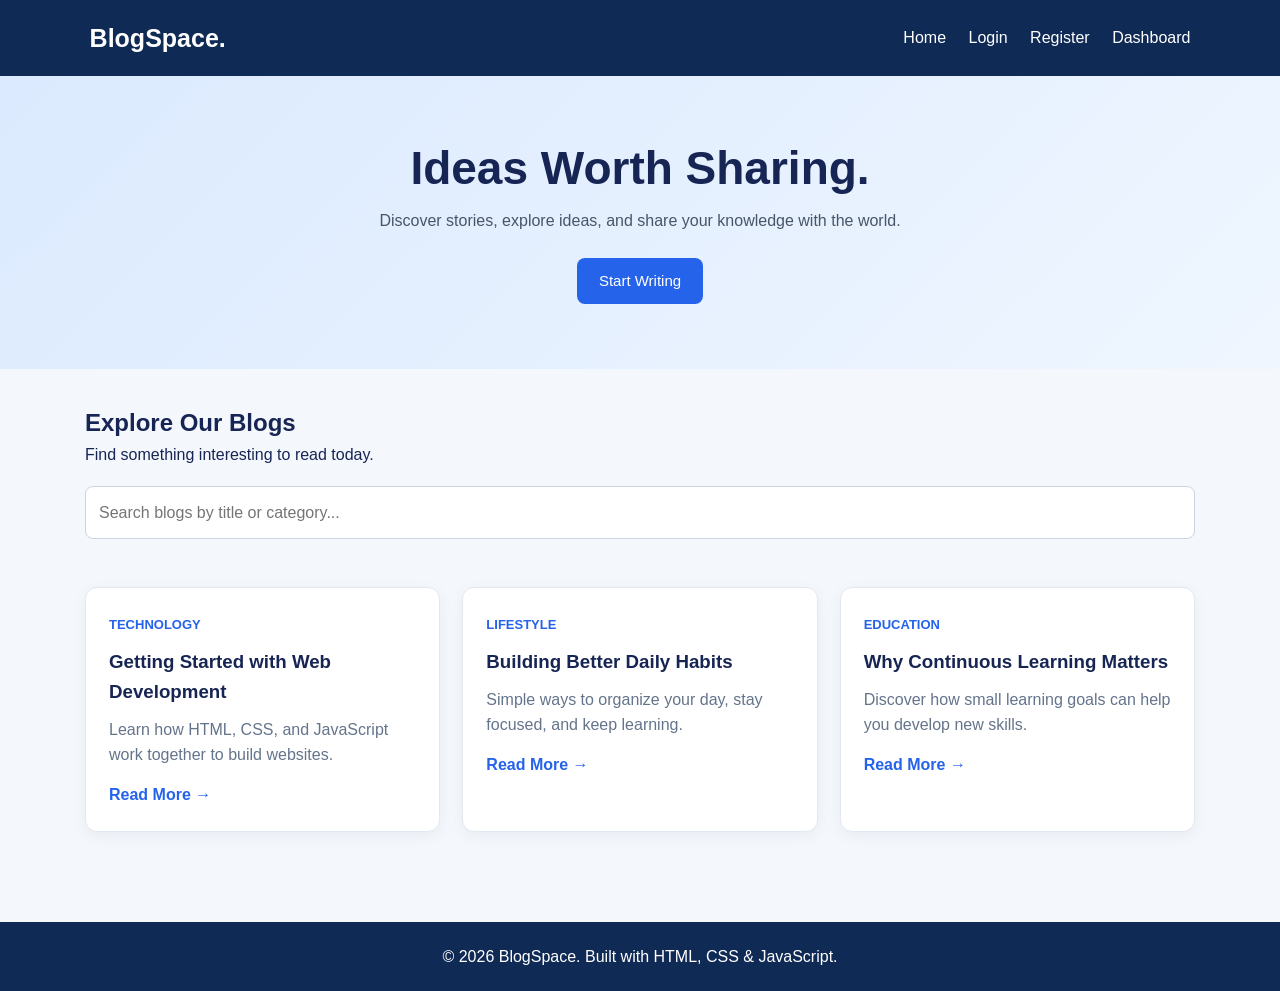
<file: index.html>
<!DOCTYPE html>
<html lang="en">
<head>
    <meta charset="UTF-8">
    <meta name="viewport" content="width=device-width, initial-scale=1.0">
    <title>BlogSpace | Home</title>
    <link rel = "stylesheet" href ="css/styles.css">
    <style>
        * {
            box-sizing: border-box;
            margin: 0;
            padding: 0;
        }

        body {
            font-family: Arial, sans-serif;
            background: #f4f7fc;
            color: #172554;
            line-height: 1.6;
        }

        nav {
            background: #102a56;
            color: white;
            padding: 18px 7%;
            display: flex;
            justify-content: space-between;
            align-items: center;
            flex-wrap: wrap;
            gap: 15px;
        }

        .logo {
            font-size: 25px;
            font-weight: bold;
        }

        nav a {
            color: white;
            text-decoration: none;
            margin-left: 18px;
        }

        nav a:hover {
            color: #93c5fd;
        }

        .hero {
            text-align: center;
            padding: 65px 20px;
            background: linear-gradient(135deg, #dbeafe, #eff6ff);
        }

        .hero h1 {
            font-size: clamp(30px, 5vw, 46px);
            margin-bottom: 12px;
        }

        .hero p {
            color: #475569;
            margin-bottom: 24px;
        }

        .btn {
            display: inline-block;
            background: #2563eb;
            color: white;
            text-decoration: none;
            padding: 11px 22px;
            border: none;
            border-radius: 8px;
            cursor: pointer;
            font-size: 15px;
        }

        .btn:hover {
            background: #1d4ed8;
        }

        main {
            max-width: 1150px;
            margin: 35px auto;
            padding: 0 20px;
        }

        .search {
            width: 100%;
            padding: 13px;
            border: 1px solid #cbd5e1;
            border-radius: 8px;
            margin: 18px 0 28px;
            font-size: 16px;
        }

        .blog-grid {
            display: grid;
            grid-template-columns: repeat(3, minmax(0, 1fr));
            gap: 22px;
            margin-top: 20px;
        }

        .blog-card {
            background: white;
            border-radius: 12px;
            padding: 23px;
            box-shadow: 0 4px 15px #0f172a0d;
            border: 1px solid #e2e8f0;
        }

        .blog-card .category {
            color: #2563eb;
            font-size: 13px;
            font-weight: bold;
            text-transform: uppercase;
        }

        .blog-card h3 {
            margin: 10px 0;
        }

        .blog-card p {
            color: #64748b;
            margin-bottom: 14px;
        }

        .read-more {
            color: #2563eb;
            text-decoration: none;
            font-weight: bold;
        }

        #noResults {
            display: none;
            margin-top: 20px;
        }

        footer {
            margin-top: 55px;
            padding: 22px;
            text-align: center;
            background: #102a56;
            color: white;
        }

        @media (max-width: 768px) {
            nav {
                justify-content: center;
            }

            nav a {
                margin: 0 8px;
            }

            .blog-grid {
                grid-template-columns: repeat(2, minmax(0, 1fr));
            }
        }

        @media (max-width: 520px) {
            .blog-grid {
                grid-template-columns: 1fr;
            }
        }
    </style>
</head>

<body>

    <nav>
        <div class="logo">BlogSpace.</div>

        <div>
            <a href="index.html">Home</a>
            <a href="login.html">Login</a>
            <a href="register.html">Register</a>
            <a href="dashboard.html">Dashboard</a>
        </div>
    </nav>

    <section class="hero">
        <h1>Ideas Worth Sharing.</h1>
        <p>Discover stories, explore ideas, and share your knowledge
            with the world.</p>
        <a href="login.html" class="btn">Start Writing</a>
    </section>

    <main>
        <h2>Explore Our Blogs</h2>
        <p>Find something interesting to read today.</p>

        <input
            type="search"
            id="searchInput"
            class="search"
            placeholder="Search blogs by title or category..."
            aria-label="Search blogs"
        >

        <div class="blog-grid" id="blogGrid">

            <article class="blog-card">
                <span class="category">Technology</span>
                <h3>Getting Started with Web Development</h3>
                <p>Learn how HTML, CSS, and JavaScript work together
                    to build websites.</p>
                <a href="login.html" class="read-more">Read More →</a>
            </article>

            <article class="blog-card">
                <span class="category">Lifestyle</span>
                <h3>Building Better Daily Habits</h3>
                <p>Simple ways to organize your day, stay focused,
                    and keep learning.</p>
                <a href="login.html" class="read-more">Read More →</a>
            </article>

            <article class="blog-card">
                <span class="category">Education</span>
                <h3>Why Continuous Learning Matters</h3>
                <p>Discover how small learning goals can help you
                    develop new skills.</p>
                <a href="login.html" class="read-more">Read More →</a>
            </article>

        </div>

        <p id="noResults">No matching blogs found.</p>
    </main>

    <footer>
        <p>&copy; 2026 BlogSpace. Built with HTML, CSS & JavaScript.</p>
    </footer>

    <script>
        const searchInput = document.getElementById("searchInput");
        const blogCards = document.querySelectorAll(".blog-card");
        const noResults = document.getElementById("noResults");

        searchInput.addEventListener("input", function () {
            const searchText = this.value.toLowerCase().trim();
            let visibleCount = 0;

            blogCards.forEach(function (card) {
                const content = card.textContent.toLowerCase();
                const matches = content.includes(searchText);

                card.style.display = matches ? "" : "none";

                if (matches) {
                    visibleCount++;
                }
            });

            noResults.style.display =
                visibleCount === 0 ? "block" : "none";
        });
    </script>

</body>
</html>
</file>
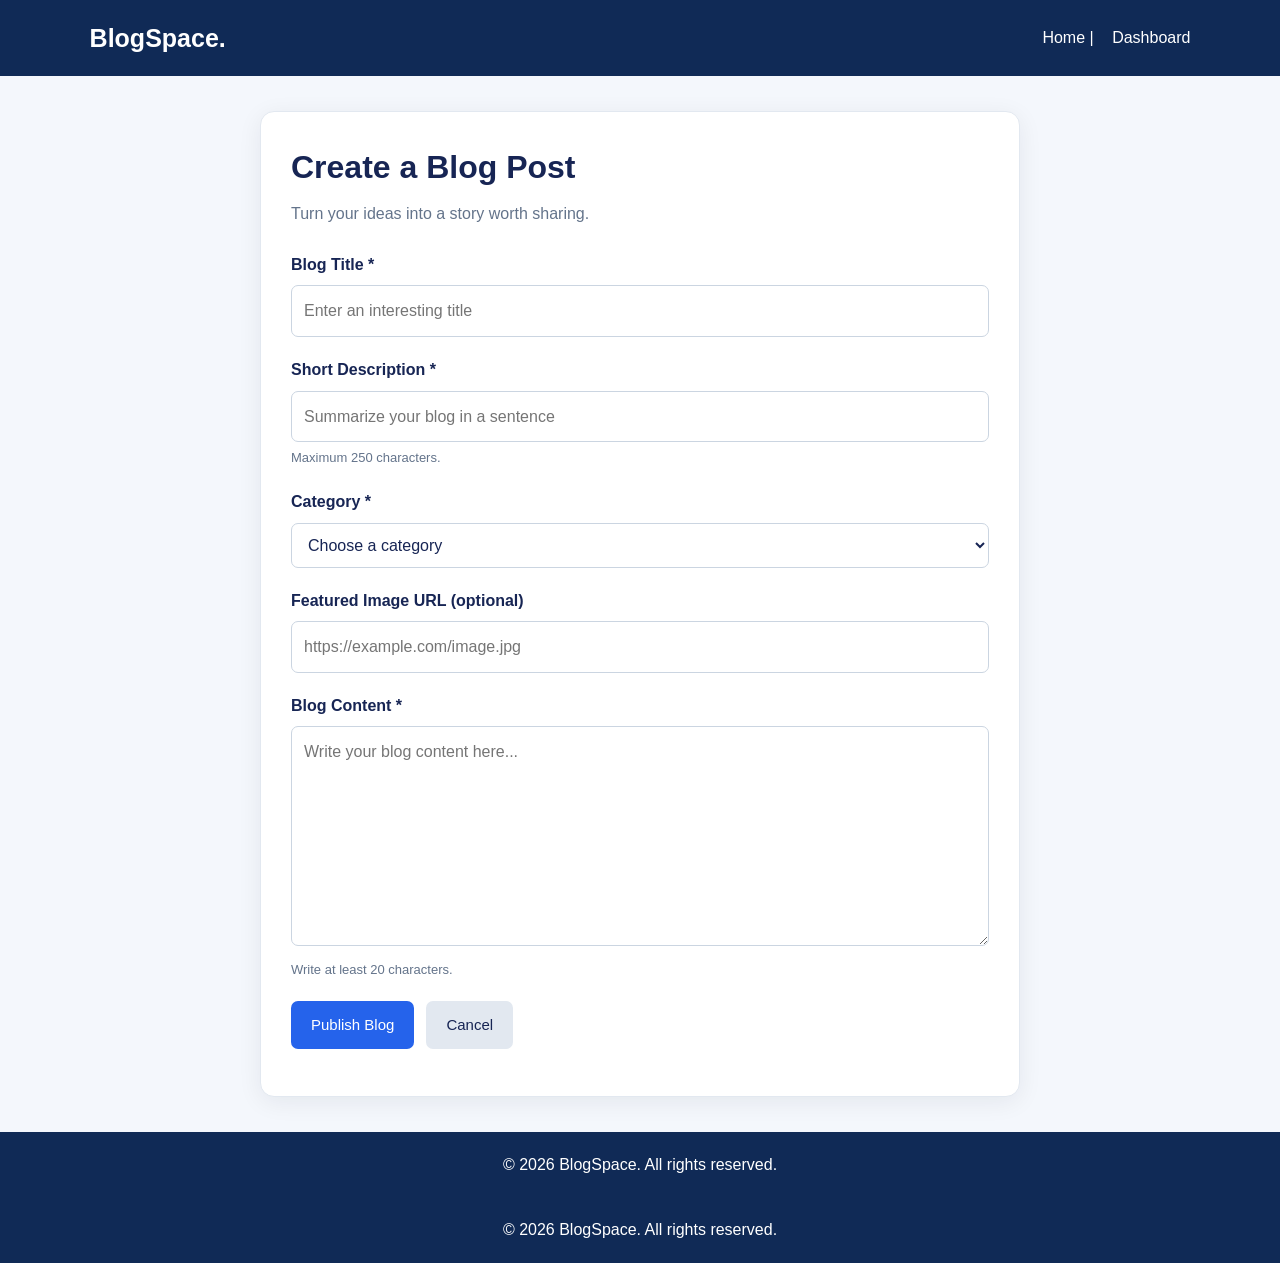
<file: create-blog.html>
<!DOCTYPE html>
<html lang="en">
<head>
    <meta charset="UTF-8">
    <meta name="viewport" content="width=device-width, initial-scale=1.0">
    <title>BlogSpace | Create Blog</title>
     
    <link rel="stylesheet" href="css/styles.css">

    <style>
        * { box-sizing: border-box; margin: 0; padding: 0; }

        body {
            font-family: Arial, sans-serif;
            background: #f4f7fc;
            color: #172554;
            min-height: 100vh;
            display: flex;
            flex-direction: column;
        }

        nav {
            background: #102a56;
            color: white;
            padding: 18px 7%;
            display: flex;
            justify-content: space-between;
            align-items: center;
            flex-wrap: wrap;
            gap: 12px;
        }

        .logo { font-size: 25px; font-weight: bold; }

        nav a { color: white; text-decoration: none; }

        .container {
            width: min(760px, calc(100% - 32px));
            margin: 35px auto;
            padding: 30px;
            background: white;
            border: 1px solid #e2e8f0;
            border-radius: 14px;
            box-shadow: 0 5px 25px #0f172a0d;
        }

        h1 { margin-bottom: 8px; }

        .subtitle {
            color: #64748b;
            margin-bottom: 25px;
        }

        .form-group { margin-bottom: 20px; }

        label {
            display: block;
            font-weight: bold;
            margin-bottom: 8px;
        }

        input, select, textarea {
            width: 100%;
            padding: 12px;
            border: 1px solid #cbd5e1;
            border-radius: 7px;
            font: inherit;
            background: white;
        }

        textarea {
            min-height: 220px;
            resize: vertical;
        }

        input:focus, select:focus, textarea:focus {
            outline: 2px solid #93c5fd;
            border-color: #2563eb;
        }

        .hint {
            display: block;
            margin-top: 6px;
            color: #64748b;
            font-size: 13px;
        }

        .actions {
            display: flex;
            gap: 12px;
            flex-wrap: wrap;
        }

        .btn {
            display: inline-block;
            padding: 12px 20px;
            border: none;
            border-radius: 7px;
            background: #2563eb;
            color: white;
            font-size: 15px;
            text-decoration: none;
            cursor: pointer;
        }

        .btn:hover { background: #1d4ed8; }

        .cancel {
            background: #e2e8f0;
            color: #172554;
        }

        .cancel:hover { background: #cbd5e1; }

        #message {
            margin-top: 17px;
            overflow-wrap: anywhere;
        }

        footer {
            margin-top: auto;
            padding: 20px;
            text-align: center;
            background: #102a56;
            color: white;
        }

        @media (max-width: 480px) {
            .container { padding: 22px 18px; }
            .actions .btn { text-align: center; flex: 1; }
        }
    </style>
</head>

<body>
    <nav>
        <div class="logo">BlogSpace.</div>
        <div>
            <a href="index.html">Home</a> |
            <a href="dashboard.html">Dashboard</a>
        </div>
    </nav>

    <main class="container">
        <h1 id="pageTitle">Create a Blog Post</h1>
        <p class="subtitle">Turn your ideas into a story worth sharing.</p>

        <form id="blogForm">
            <div class="form-group">
                <label for="title">Blog Title *</label>
                <input type="text" id="title" required
                       minlength="3" maxlength="120"
                       placeholder="Enter an interesting title">
            </div>

            <div class="form-group">
                <label for="description">Short Description *</label>
                <input type="text" id="description" required
                       maxlength="250"
                       placeholder="Summarize your blog in a sentence">
                <small class="hint">Maximum 250 characters.</small>
            </div>

            <div class="form-group">
                <label for="category">Category *</label>
                <select id="category" required>
                    <option value="">Choose a category</option>
                    <option value="Technology">Technology</option>
                    <option value="Education">Education</option>
                    <option value="Lifestyle">Lifestyle</option>
                    <option value="Travel">Travel</option>
                    <option value="Health">Health</option>
                    <option value="Other">Other</option>
                </select>
            </div>

            <div class="form-group">
                <label for="imageUrl">Featured Image URL (optional)</label>
                <input type="url" id="imageUrl"
                       placeholder="https://example.com/image.jpg">
            </div>

            <div class="form-group">
                <label for="content">Blog Content *</label>
                <textarea id="content" required minlength="20"
                          maxlength="20000"
                          placeholder="Write your blog content here..."></textarea>
                <small class="hint">Write at least 20 characters.</small>
            </div>

            <div class="actions">
                <button type="submit" class="btn" id="publishButton">
                    Publish Blog
                </button>
                <a href="dashboard.html" class="btn cancel">Cancel</a>
            </div>

            <p id="message" role="status" aria-live="polite"></p>
        </form>
    </main>

    <footer>
        <p>&copy; 2026 BlogSpace. All rights reserved.</p>
    </footer>

    <script>
        const STORAGE_KEY = "blogspace_posts";
        const form = document.getElementById("blogForm");
        const message = document.getElementById("message");

        const titleInput = document.getElementById("title");
        const descriptionInput = document.getElementById("description");
        const categoryInput = document.getElementById("category");
        const imageInput = document.getElementById("imageUrl");
        const contentInput = document.getElementById("content");

        const params = new URLSearchParams(window.location.search);
        const editId = params.get("edit");

        let posts = [];

        try {
            posts = JSON.parse(localStorage.getItem(STORAGE_KEY)) || [];
            if (!Array.isArray(posts)) posts = [];
        } catch (error) {
            posts = [];
        }

        let existingPost = null;

        if (editId !== null) {
            existingPost = posts.find(function (post) {
                return String(post.id) === editId;
            });

            if (!existingPost) {
                message.style.color = "#dc2626";
                message.textContent = "Post not found. Return to the Dashboard.";
                form.hidden = true;
            } else {
                document.getElementById("pageTitle").textContent =
                    "Edit Blog Post";
                document.getElementById("publishButton").textContent =
                    "Save Changes";

                titleInput.value = existingPost.title || "";
                descriptionInput.value = existingPost.description || "";
                categoryInput.value = existingPost.category || "";
                imageInput.value = existingPost.imageUrl || "";
                contentInput.value = existingPost.content || "";
            }
        }

        form.addEventListener("submit", function (event) {
            event.preventDefault();

            if (!form.checkValidity()) {
                form.reportValidity();
                return;
            }

            const title = titleInput.value.trim();
            const description = descriptionInput.value.trim();
            const category = categoryInput.value;
            const content = contentInput.value.trim();
            const imageUrl = imageInput.value.trim();

            if (title.length < 3 || content.length < 20) {
                message.style.color = "#dc2626";
                message.textContent =
                    "Please enter a title and content of the required length.";
                return;
            }

            const now = new Date().toISOString();

            const post = {
                id: existingPost ? existingPost.id : (
                    window.crypto && crypto.randomUUID
                        ? crypto.randomUUID()
                        : String(Date.now()) + Math.random().toString(16).slice(2)
                ),
                title: title,
                description: description,
                category: category,
                imageUrl: imageUrl,
                content: content,
                date: existingPost ? existingPost.date : now,
                updatedAt: now
            };

            if (existingPost) {
                posts = posts.map(function (item) {
                    return String(item.id) === String(existingPost.id)
                        ? post
                        : item;
                });
            } else {
                posts.unshift(post);
            }

            try {
                localStorage.setItem(STORAGE_KEY, JSON.stringify(posts));
                window.location.href = "dashboard.html";
            } catch (error) {
                message.style.color = "#dc2626";
                message.textContent =
                    "Unable to save your post. Check browser storage and try again.";
            }
        });
    </script>
    
    <footer>
        <p>&copy; 2026 BlogSpace. All rights reserved.</p>
    </footer>

    <script src="js/script.js"></script>

</body>
</html>
</file>
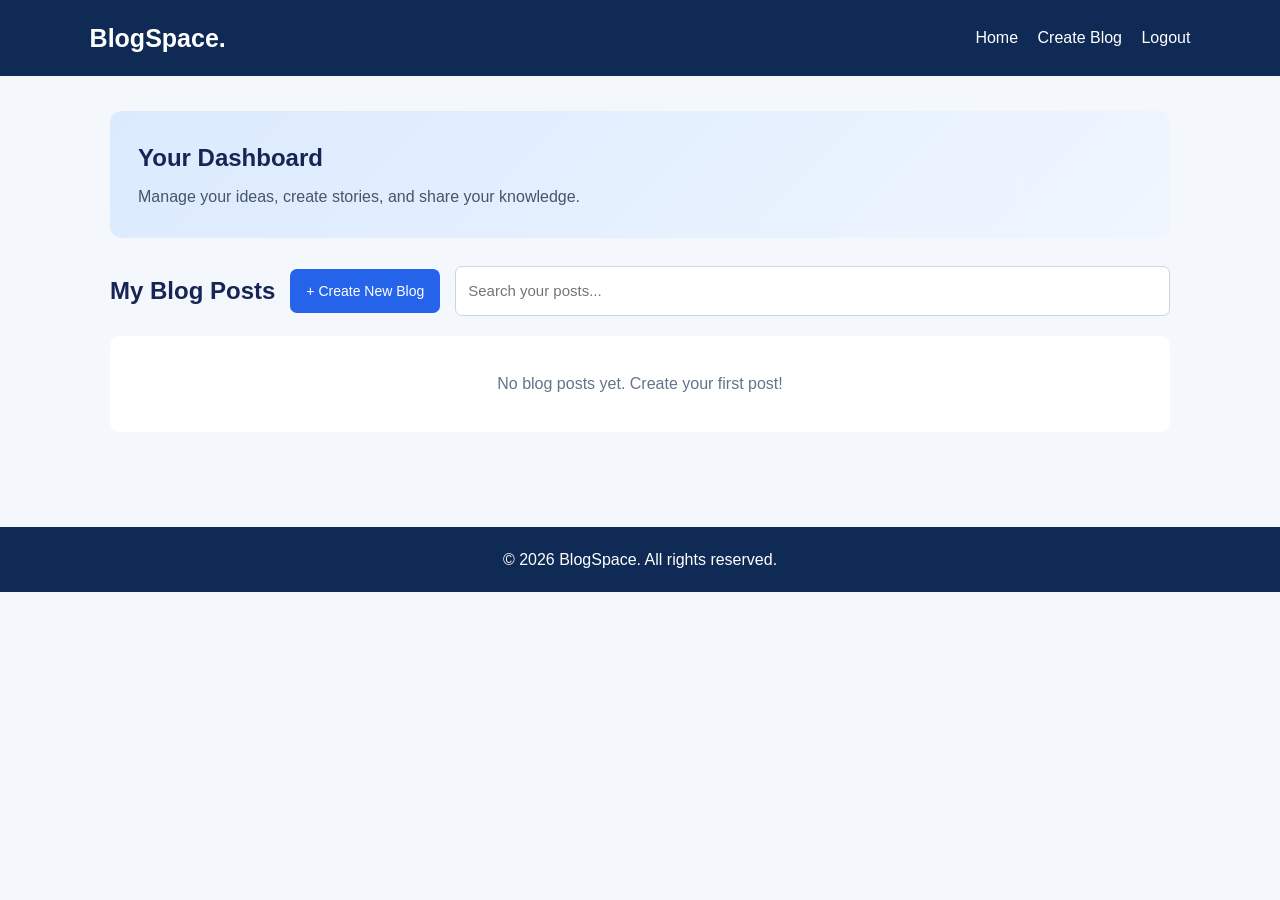
<file: dashboard.html>
<!DOCTYPE html>
<html lang="en">
<head>
    <meta charset="UTF-8">
    <meta name="viewport" content="width=device-width, initial-scale=1.0">
    <title>BlogSpace | Dashboard</title>
     
    <link rel="stylesheet" href="css/styles.css">

    <style>
        * { box-sizing: border-box; margin: 0; padding: 0; }

        body {
            font-family: Arial, sans-serif;
            background: #f4f7fc;
            color: #172554;
            min-height: 100vh;
        }

        nav {
            background: #102a56;
            color: white;
            padding: 18px 7%;
            display: flex;
            justify-content: space-between;
            align-items: center;
            flex-wrap: wrap;
            gap: 15px;
        }

        .logo { font-size: 25px; font-weight: bold; }

        nav a { color: white; text-decoration: none; margin-left: 15px; }

        main { max-width: 1100px; margin: 35px auto; padding: 0 20px; }

        .welcome {
            background: linear-gradient(135deg, #dbeafe, #eff6ff);
            border-radius: 12px;
            padding: 28px;
            margin-bottom: 28px;
        }

        .welcome p { color: #475569; margin-top: 7px; }

        .toolbar {
            display: flex;
            justify-content: space-between;
            align-items: center;
            gap: 15px;
            flex-wrap: wrap;
            margin: 20px 0;
        }

        input {
            padding: 12px;
            border: 1px solid #cbd5e1;
            border-radius: 7px;
            font-size: 15px;
        }

        #search { flex: 1; min-width: 180px; }

        .btn {
            display: inline-block;
            padding: 11px 16px;
            border: none;
            border-radius: 7px;
            background: #2563eb;
            color: white;
            text-decoration: none;
            cursor: pointer;
            font-size: 14px;
        }

        .btn:hover { background: #1d4ed8; }

        .delete-btn { background: #dc2626; }
        .delete-btn:hover { background: #b91c1c; }

        .post-grid {
            display: grid;
            grid-template-columns: repeat(3, minmax(0, 1fr));
            gap: 20px;
        }

        .post {
            background: white;
            border: 1px solid #e2e8f0;
            border-radius: 12px;
            padding: 22px;
            overflow-wrap: anywhere;
        }

        .category {
            color: #2563eb;
            font-size: 12px;
            font-weight: bold;
            text-transform: uppercase;
        }

        .post h3 { margin: 10px 0; }

        .post p { color: #64748b; margin-bottom: 14px; }

        .post time {
            display: block;
            color: #64748b;
            font-size: 12px;
            margin-bottom: 15px;
        }

        .actions { display: flex; gap: 8px; flex-wrap: wrap; }

        #empty {
            background: white;
            border-radius: 10px;
            padding: 35px 20px;
            text-align: center;
            color: #64748b;
        }

        footer {
            margin-top: 60px;
            padding: 20px;
            text-align: center;
            background: #102a56;
            color: white;
        }

        @media (max-width: 800px) {
            .post-grid { grid-template-columns: repeat(2, minmax(0, 1fr)); }
        }

        @media (max-width: 520px) {
            .post-grid { grid-template-columns: 1fr; }
            nav a { margin-left: 8px; }
        }
    </style>
</head>

<body>
    <nav>
        <div class="logo">BlogSpace.</div>
        <div>
            <a href="index.html">Home</a>
            <a href="create-blog.html">Create Blog</a>
            <a href="login.html" id="logout">Logout</a>
        </div>
    </nav>

    <main>
        <section class="welcome">
            <h1 id="welcomeTitle">Your Dashboard</h1>
            <p>Manage your ideas, create stories, and share your knowledge.</p>
        </section>

        <div class="toolbar">
            <h2>My Blog Posts</h2>
            <a href="create-blog.html" class="btn">+ Create New Blog</a>
            <input type="search" id="search" placeholder="Search your posts..."
                   aria-label="Search your posts">
        </div>

        <section class="post-grid" id="postGrid" aria-live="polite"></section>
        <p id="empty">No blog posts yet. Create your first post!</p>
    </main>

    <footer>
        <p>&copy; 2026 BlogSpace. All rights reserved.</p>
    </footer>

    <script>
        const STORAGE_KEY = "blogspace_posts";
        const postGrid = document.getElementById("postGrid");
        const empty = document.getElementById("empty");
        const search = document.getElementById("search");

        let posts = [];

        try {
            posts = JSON.parse(localStorage.getItem(STORAGE_KEY)) || [];
            if (!Array.isArray(posts)) posts = [];
        } catch (error) {
            posts = [];
        }

        try {
            const profile = JSON.parse(
                localStorage.getItem("blogspace_demo_profile")
            );

            if (profile && profile.name) {
                document.getElementById("welcomeTitle").textContent =
                    "Welcome, " + profile.name + "!";
            }
        } catch (error) {
            // Keep the default dashboard title.
        }

        function createTextElement(tag, text, className) {
            const element = document.createElement(tag);
            element.textContent = text || "";
            if (className) element.className = className;
            return element;
        }

        function renderPosts() {
            postGrid.replaceChildren();

            const query = search.value.toLowerCase().trim();

            const filtered = posts.filter(function (post) {
                return [post.title, post.category, post.content]
                    .some(function (value) {
                        return String(value || "").toLowerCase().includes(query);
                    });
            });

            empty.style.display = filtered.length ? "none" : "block";
            empty.textContent = posts.length
                ? "No matching posts found."
                : "No blog posts yet. Create your first post!";

            filtered.forEach(function (post) {
                const card = document.createElement("article");
                card.className = "post";

                card.appendChild(createTextElement(
                    "span", post.category || "General", "category"
                ));

                card.appendChild(createTextElement("h3", post.title));
                card.appendChild(createTextElement(
                    "p", post.content.length > 150
                        ? post.content.slice(0, 150) + "..."
                        : post.content
                ));

                const date = createTextElement(
                    "time",
                    post.date ? new Date(post.date).toLocaleDateString() : ""
                );
                card.appendChild(date);

                const actions = document.createElement("div");
                actions.className = "actions";

                const edit = createTextElement("a", "Edit", "btn");
                edit.href = "create-blog.html?edit=" +
                    encodeURIComponent(post.id);

                const remove = createTextElement(
                    "button", "Delete", "btn delete-btn"
                );
                remove.type = "button";
                remove.addEventListener("click", function () {
                    if (!confirm("Delete this blog post?")) return;

                    posts = posts.filter(function (item) {
                        return String(item.id) !== String(post.id);
                    });

                    savePosts();
                });

                actions.append(edit, remove);
                card.appendChild(actions);
                postGrid.appendChild(card);
            });
        }

        function savePosts() {
            try {
                localStorage.setItem(STORAGE_KEY, JSON.stringify(posts));
                renderPosts();
            } catch (error) {
                alert("Could not save changes in browser storage.");
            }
        }

        search.addEventListener("input", renderPosts);

        document.getElementById("logout").addEventListener("click", function (event) {
            event.preventDefault();
            // Demo logout only; no real authenticated session exists.
            window.location.href = "login.html";
        });

        renderPosts();
    </script>
</body>
</html>
</file>
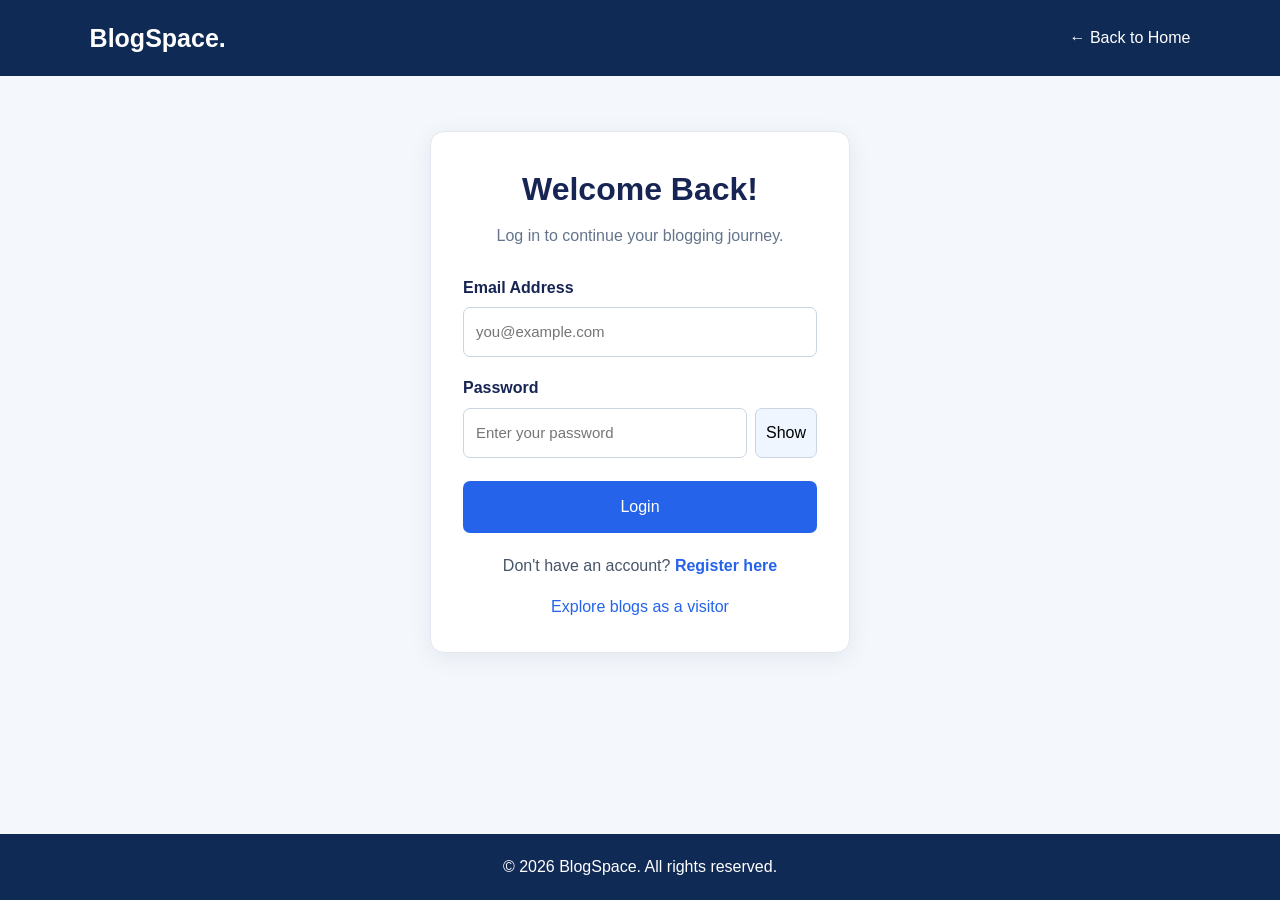
<file: login.html>
<!DOCTYPE html>
<html lang="en">
<head>
    <meta charset="UTF-8">
    <meta name="viewport" content="width=device-width, initial-scale=1.0">
    <title>BlogSpace | Login</title>
    
    <link rel="stylesheet" href="css/styles.css">

    <style>
        * {
            box-sizing: border-box;
            margin: 0;
            padding: 0;
        }

        body {
            font-family: Arial, sans-serif;
            background: #f4f7fc;
            color: #172554;
            min-height: 100vh;
            display: flex;
            flex-direction: column;
        }

        nav {
            background: #102a56;
            color: white;
            padding: 18px 7%;
            display: flex;
            justify-content: space-between;
            align-items: center;
            flex-wrap: wrap;
            gap: 12px;
        }

        .logo {
            font-size: 25px;
            font-weight: bold;
        }

        nav a {
            color: white;
            text-decoration: none;
        }

        nav a:hover {
            color: #93c5fd;
        }

        .login-container {
            width: min(420px, calc(100% - 32px));
            margin: 55px auto;
            padding: 32px;
            background: white;
            border-radius: 14px;
            box-shadow: 0 5px 25px #0f172a12;
            border: 1px solid #e2e8f0;
        }

        .login-container h1 {
            text-align: center;
            margin-bottom: 8px;
        }

        .subtitle {
            color: #64748b;
            text-align: center;
            margin-bottom: 26px;
        }

        .form-group {
            margin-bottom: 18px;
        }

        label {
            display: block;
            margin-bottom: 7px;
            font-weight: bold;
        }

        input {
            width: 100%;
            padding: 12px;
            border: 1px solid #cbd5e1;
            border-radius: 7px;
            font-size: 15px;
        }

        input:focus {
            outline: 2px solid #93c5fd;
            border-color: #2563eb;
        }

        .password-wrapper {
            display: flex;
            gap: 8px;
        }

        .password-wrapper input {
            flex: 1;
            min-width: 0;
        }

        .toggle-btn {
            padding: 0 10px;
            border: 1px solid #cbd5e1;
            background: #eff6ff;
            border-radius: 7px;
            cursor: pointer;
        }

        .login-btn {
            width: 100%;
            background: #2563eb;
            color: white;
            border: none;
            padding: 13px;
            border-radius: 7px;
            font-size: 16px;
            cursor: pointer;
            margin-top: 5px;
        }

        .login-btn:hover {
            background: #1d4ed8;
        }

        .message {
            margin-top: 15px;
            text-align: center;
            font-size: 14px;
            overflow-wrap: anywhere;
        }

        .register-link {
            text-align: center;
            margin-top: 20px;
            color: #475569;
        }

        .register-link a {
            color: #2563eb;
            text-decoration: none;
            font-weight: bold;
        }

        .home-link {
            display: block;
            text-align: center;
            margin-top: 16px;
            color: #2563eb;
            text-decoration: none;
        }

        footer {
            margin-top: auto;
            background: #102a56;
            color: white;
            text-align: center;
            padding: 20px;
        }

        @media (max-width: 480px) {
            .login-container {
                padding: 24px 20px;
                margin: 30px auto;
            }
        }
    </style>
</head>

<body>

    <nav>
        <div class="logo">BlogSpace.</div>
        <a href="index.html">← Back to Home</a>
    </nav>

    <main class="login-container">
        <h1>Welcome Back!</h1>
        <p class="subtitle">Log in to continue your blogging journey.</p>

        <form id="loginForm">
            <div class="form-group">
                <label for="email">Email Address</label>
                <input
                    type="email"
                    id="email"
                    placeholder="you@example.com"
                    autocomplete="email"
                    required
                >
            </div>

            <div class="form-group">
                <label for="password">Password</label>

                <div class="password-wrapper">
                    <input
                        type="password"
                        id="password"
                        placeholder="Enter your password"
                        autocomplete="current-password"
                        required
                        minlength="6"
                    >

                    <button
                        type="button"
                        class="toggle-btn"
                        id="togglePassword"
                        aria-label="Show password"
                        aria-pressed="false"
                    >Show</button>
                </div>
            </div>

            <button type="submit" class="login-btn">
                Login
            </button>

            <p id="message" class="message" role="status"
                aria-live="polite"></p>
        </form>

        <p class="register-link">
            Don't have an account?
            <a href="register.html">Register here</a>
        </p>

        <a href="index.html" class="home-link">
            Explore blogs as a visitor
        </a>
    </main>

    <footer>
        <p>&copy; 2026 BlogSpace. All rights reserved.</p>
    </footer>

    
<script>
    const loginForm = document.getElementById("loginForm");
    const emailInput = document.getElementById("email");
    const passwordInput = document.getElementById("password");
    const message = document.getElementById("message");

    loginForm.addEventListener("submit", function (event) {
        event.preventDefault();

        const email = emailInput.value.trim().toLowerCase();
        const password = passwordInput.value;

        if (!email || !password) {
            message.textContent = "Please enter your email and password.";
            message.className = "message error";
            return;
        }

        let profile;

        try {
            profile = JSON.parse(
                localStorage.getItem("blogspace_demo_profile")
            );
        } catch (error) {
            profile = null;
        }

        if (!profile || !profile.email) {
            message.textContent = "Please register an account first.";
            message.className = "message error";
            return;
        }

        if (email !== profile.email.toLowerCase()) {
            message.textContent = "Email not found. Please register first.";
            message.className = "message error";
            return;
        }

        // Demo login only: the password is not verified.
        sessionStorage.setItem(
            "blogspace_demo_session",
            JSON.stringify({
                name: profile.name,
                email: profile.email
            })
        );

        window.location.href = "dashboard.html";
    });

    const togglePassword = document.getElementById("togglePassword");

    if (togglePassword) {
        togglePassword.addEventListener("click", function () {
            const showingPassword = passwordInput.type === "password";

            passwordInput.type = showingPassword ? "text" : "password";
            togglePassword.textContent = showingPassword ? "Hide" : "Show";
        });
    }
</script>
</body>
</html>
</file>
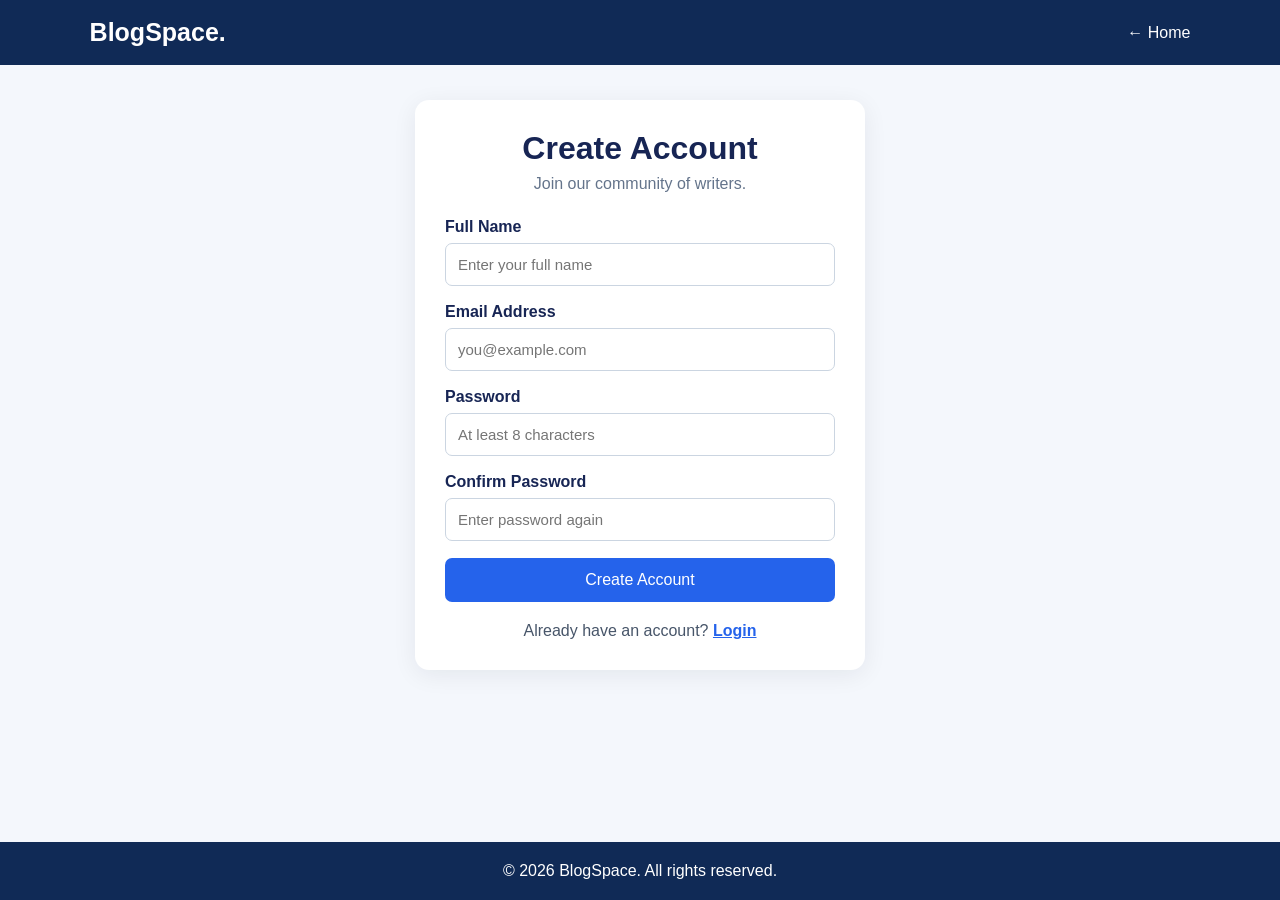
<file: register.html>
<!DOCTYPE html>
<html lang="en">
<head>
    <meta charset="UTF-8">
    <meta name="viewport" content="width=device-width, initial-scale=1.0">
    <title>BlogSpace | Register</title>

    <style>
        * { box-sizing: border-box; margin: 0; padding: 0; }

        body {
            font-family: Arial, sans-serif;
            background: #f4f7fc;
            color: #172554;
            min-height: 100vh;
            display: flex;
            flex-direction: column;
        }

        nav {
            background: #102a56;
            color: white;
            padding: 18px 7%;
            display: flex;
            justify-content: space-between;
            align-items: center;
            gap: 12px;
        }

        .logo { font-size: 25px; font-weight: bold; }

        nav a { color: white; text-decoration: none; }

        .container {
            width: min(450px, calc(100% - 32px));
            margin: 35px auto;
            padding: 30px;
            background: white;
            border-radius: 14px;
            box-shadow: 0 5px 25px #0f172a12;
        }

        h1 { text-align: center; margin-bottom: 8px; }

        .subtitle {
            text-align: center;
            color: #64748b;
            margin-bottom: 25px;
        }

        .form-group { margin-bottom: 17px; }

        label {
            display: block;
            margin-bottom: 7px;
            font-weight: bold;
        }

        input {
            width: 100%;
            padding: 12px;
            border: 1px solid #cbd5e1;
            border-radius: 7px;
            font-size: 15px;
        }

        input:focus {
            outline: 2px solid #93c5fd;
            border-color: #2563eb;
        }

        .btn {
            width: 100%;
            padding: 13px;
            background: #2563eb;
            color: white;
            border: none;
            border-radius: 7px;
            font-size: 16px;
            cursor: pointer;
        }

        .btn:hover { background: #1d4ed8; }

        #message {
            margin-top: 15px;
            text-align: center;
            overflow-wrap: anywhere;
        }

        .bottom {
            text-align: center;
            margin-top: 20px;
            color: #475569;
        }

        .bottom a { color: #2563eb; font-weight: bold; }

        footer {
            margin-top: auto;
            padding: 20px;
            background: #102a56;
            color: white;
            text-align: center;
        }

        @media (max-width: 480px) {
            .container { padding: 24px 19px; }
        }
    </style>
</head>

<body>
    <nav>
        <div class="logo">BlogSpace.</div>
        <a href="index.html">← Home</a>
    </nav>

    <main class="container">
        <h1>Create Account</h1>
        <p class="subtitle">Join our community of writers.</p>

        <form id="registerForm">
            <div class="form-group">
                <label for="name">Full Name</label>
                <input type="text" id="name" required
                       minlength="2" maxlength="80"
                       autocomplete="name"
                       placeholder="Enter your full name">
            </div>

            <div class="form-group">
                <label for="email">Email Address</label>
                <input type="email" id="email" required
                       autocomplete="email"
                       placeholder="you@example.com">
            </div>

            <div class="form-group">
                <label for="password">Password</label>
                <input type="password" id="password" required
                       minlength="8" autocomplete="new-password"
                       placeholder="At least 8 characters">
            </div>

            <div class="form-group">
                <label for="confirmPassword">Confirm Password</label>
                <input type="password" id="confirmPassword" required
                       minlength="8" autocomplete="new-password"
                       placeholder="Enter password again">
            </div>

            <button class="btn" type="submit">Create Account</button>
            <p id="message" role="status" aria-live="polite"></p>
        </form>

        <p class="bottom">
            Already have an account? <a href="login.html">Login</a>
        </p>
    </main>

    <footer>
        <p>&copy; 2026 BlogSpace. All rights reserved.</p>
    </footer>
    
<script>
    const form = document.getElementById("registerForm");
    const password = document.getElementById("password");
    const confirmPassword = document.getElementById("confirmPassword");
    const message = document.getElementById("message");

    form.addEventListener("submit", function (event) {
        event.preventDefault();

        if (!form.checkValidity()) {
            form.reportValidity();
            return;
        }

        if (password.value !== confirmPassword.value) {
            message.textContent = "Passwords do not match.";
            message.className = "message error";
            return;
        }

        const profile = {
            name: document.getElementById("name").value.trim(),
            email: document.getElementById("email").value.trim().toLowerCase()
        };

        try {
            localStorage.setItem(
                "blogspace_demo_profile",
                JSON.stringify(profile)
            );

            message.textContent =
                "Demo profile saved! Redirecting to login...";
            message.className = "message success";

            window.location.href = "login.html";
        } catch (error) {
            message.textContent =
                "Browser storage is unavailable. Please try again.";
            message.className = "message error";
        }
    });
</script>  
</body>
</html>
</file>
<file: css/styles.css>
/* =====================================
   BLOGSPACE - SHARED STYLESHEET
   ===================================== */

:root {
    --primary: #2563eb;
    --primary-dark: #1d4ed8;
    --navy: #102a56;
    --background: #f4f7fc;
    --white: #ffffff;
    --text: #172554;
    --muted: #64748b;
    --border: #e2e8f0;
    --danger: #dc2626;
    --success: #15803d;
    --radius: 12px;
    --shadow: 0 5px 25px #0f172a12;
}

* {
    box-sizing: border-box;
    margin: 0;
    padding: 0;
}

body {
    font-family: Arial, Helvetica, sans-serif;
    background: var(--background);
    color: var(--text);
    line-height: 1.6;
    min-height: 100vh;
    display: flex;
    flex-direction: column;
}

a {
    color: var(--primary);
}

button,
input,
textarea,
select {
    font: inherit;
}

button,
a {
    -webkit-tap-highlight-color: transparent;
}

/* Navigation */

nav {
    background: var(--navy);
    color: var(--white);
    padding: 18px 7%;
    display: flex;
    justify-content: space-between;
    align-items: center;
    flex-wrap: wrap;
    gap: 15px;
}

.logo {
    font-size: 25px;
    font-weight: bold;
    color: var(--white);
}

nav a {
    color: var(--white);
    text-decoration: none;
    margin-left: 14px;
}

nav a:hover {
    color: #93c5fd;
}

/* Hero section */

.hero {
    text-align: center;
    padding: 65px 20px;
    background: linear-gradient(135deg, #dbeafe, #eff6ff);
}

.hero h1 {
    font-size: clamp(30px, 5vw, 46px);
    line-height: 1.2;
    margin-bottom: 14px;
}

.hero p {
    color: #475569;
    margin-bottom: 24px;
}

/* Main layout */

main {
    width: 100%;
    max-width: 1150px;
    margin: 35px auto;
    padding: 0 20px;
}

main.container {
    width: min(760px, calc(100% - 32px));
    max-width: 760px;
    padding: 30px;
    background: var(--white);
    border: 1px solid var(--border);
    border-radius: 14px;
    box-shadow: var(--shadow);
}

.login-container,
.register-container {
    width: min(450px, calc(100% - 32px));
    margin: 35px auto;
    padding: 30px;
    background: var(--white);
    border: 1px solid var(--border);
    border-radius: 14px;
    box-shadow: var(--shadow);
}

.subtitle {
    color: var(--muted);
    margin-bottom: 25px;
}

/* Buttons */

.btn {
    display: inline-block;
    padding: 11px 18px;
    border: none;
    border-radius: 7px;
    background: var(--primary);
    color: var(--white);
    text-decoration: none;
    cursor: pointer;
    text-align: center;
    font-size: 15px;
}

.btn:hover {
    background: var(--primary-dark);
}

.btn:focus-visible,
a:focus-visible,
button:focus-visible {
    outline: 3px solid #93c5fd;
    outline-offset: 3px;
}

.btn-danger {
    background: var(--danger);
}

.btn-danger:hover {
    background: #b91c1c;
}

.btn-secondary {
    background: #e2e8f0;
    color: var(--text);
}

.btn-secondary:hover {
    background: #cbd5e1;
}

/* Forms */

.form-group {
    margin-bottom: 18px;
}

label {
    display: block;
    margin-bottom: 7px;
    font-weight: bold;
}

input,
select,
textarea {
    width: 100%;
    padding: 12px;
    border: 1px solid #cbd5e1;
    border-radius: 7px;
    background: var(--white);
    color: var(--text);
}

input:focus,
select:focus,
textarea:focus {
    outline: 2px solid #93c5fd;
    border-color: var(--primary);
}

textarea {
    min-height: 200px;
    resize: vertical;
}

.form-button {
    width: 100%;
}

.hint {
    display: block;
    color: var(--muted);
    font-size: 13px;
    margin-top: 5px;
}

.message {
    margin-top: 15px;
    text-align: center;
    overflow-wrap: anywhere;
}

.success {
    color: var(--success);
}

.error {
    color: var(--danger);
}

/* Search */

.search {
    margin: 18px 0 28px;
}

.toolbar {
    display: flex;
    align-items: center;
    justify-content: space-between;
    flex-wrap: wrap;
    gap: 15px;
    margin: 20px 0;
}

.toolbar input {
    flex: 1;
    min-width: 180px;
}

/* Blog cards */

.blog-grid,
.post-grid {
    display: grid;
    grid-template-columns: repeat(3, minmax(0, 1fr));
    gap: 22px;
    margin-top: 20px;
}

.blog-card,
.post {
    background: var(--white);
    padding: 23px;
    border: 1px solid var(--border);
    border-radius: var(--radius);
    box-shadow: 0 4px 15px #0f172a0d;
    overflow-wrap: anywhere;
}
.blog-card img,
.post img {
    display: block;
    width: 100%;
    height: 180px;
    object-fit: cover;
    border-radius: 8px;
    margin-bottom: 12px;
}


.blog-card h3,
.post h3 {
    margin: 10px 0;
}

.blog-card p,
.post p {
    color: var(--muted);
    margin-bottom: 14px;
}

.category {
    color: var(--primary);
    font-size: 13px;
    font-weight: bold;
    text-transform: uppercase;
}

.read-more {
    font-weight: bold;
    text-decoration: none;
}

.post time {
    display: block;
    font-size: 12px;
    color: var(--muted);
    margin-bottom: 15px;
}

.actions {
    display: flex;
    gap: 8px;
    flex-wrap: wrap;
}

/* Dashboard */

.welcome {
    padding: 28px;
    margin-bottom: 28px;
    border-radius: var(--radius);
    background: linear-gradient(135deg, #dbeafe, #eff6ff);
}

.welcome p {
    color: #475569;
    margin-top: 7px;
}

.empty-state {
    background: var(--white);
    padding: 35px 20px;
    text-align: center;
    border-radius: var(--radius);
    color: var(--muted);
}

/* Footer */

footer {
    margin-top: auto;
    padding: 22px;
    text-align: center;
    background: var(--navy);
    color: var(--white);
}

/* Responsive design */

@media (max-width: 800px) {
    .blog-grid,
    .post-grid {
        grid-template-columns: repeat(2, minmax(0, 1fr));
    }

    nav {
        padding: 18px 5%;
    }
}

@media (max-width: 520px) {
    .blog-grid,
    .post-grid {
        grid-template-columns: 1fr;
    }

    .container,
    .login-container,
    .register-container {
        padding: 22px 18px;
    }

    nav {
        justify-content: center;
    }

    nav a {
        margin: 0 7px;
    }

    .hero {
        padding: 45px 18px;
    }

    .actions .btn {
        flex: 1;
    }
}
</file>
